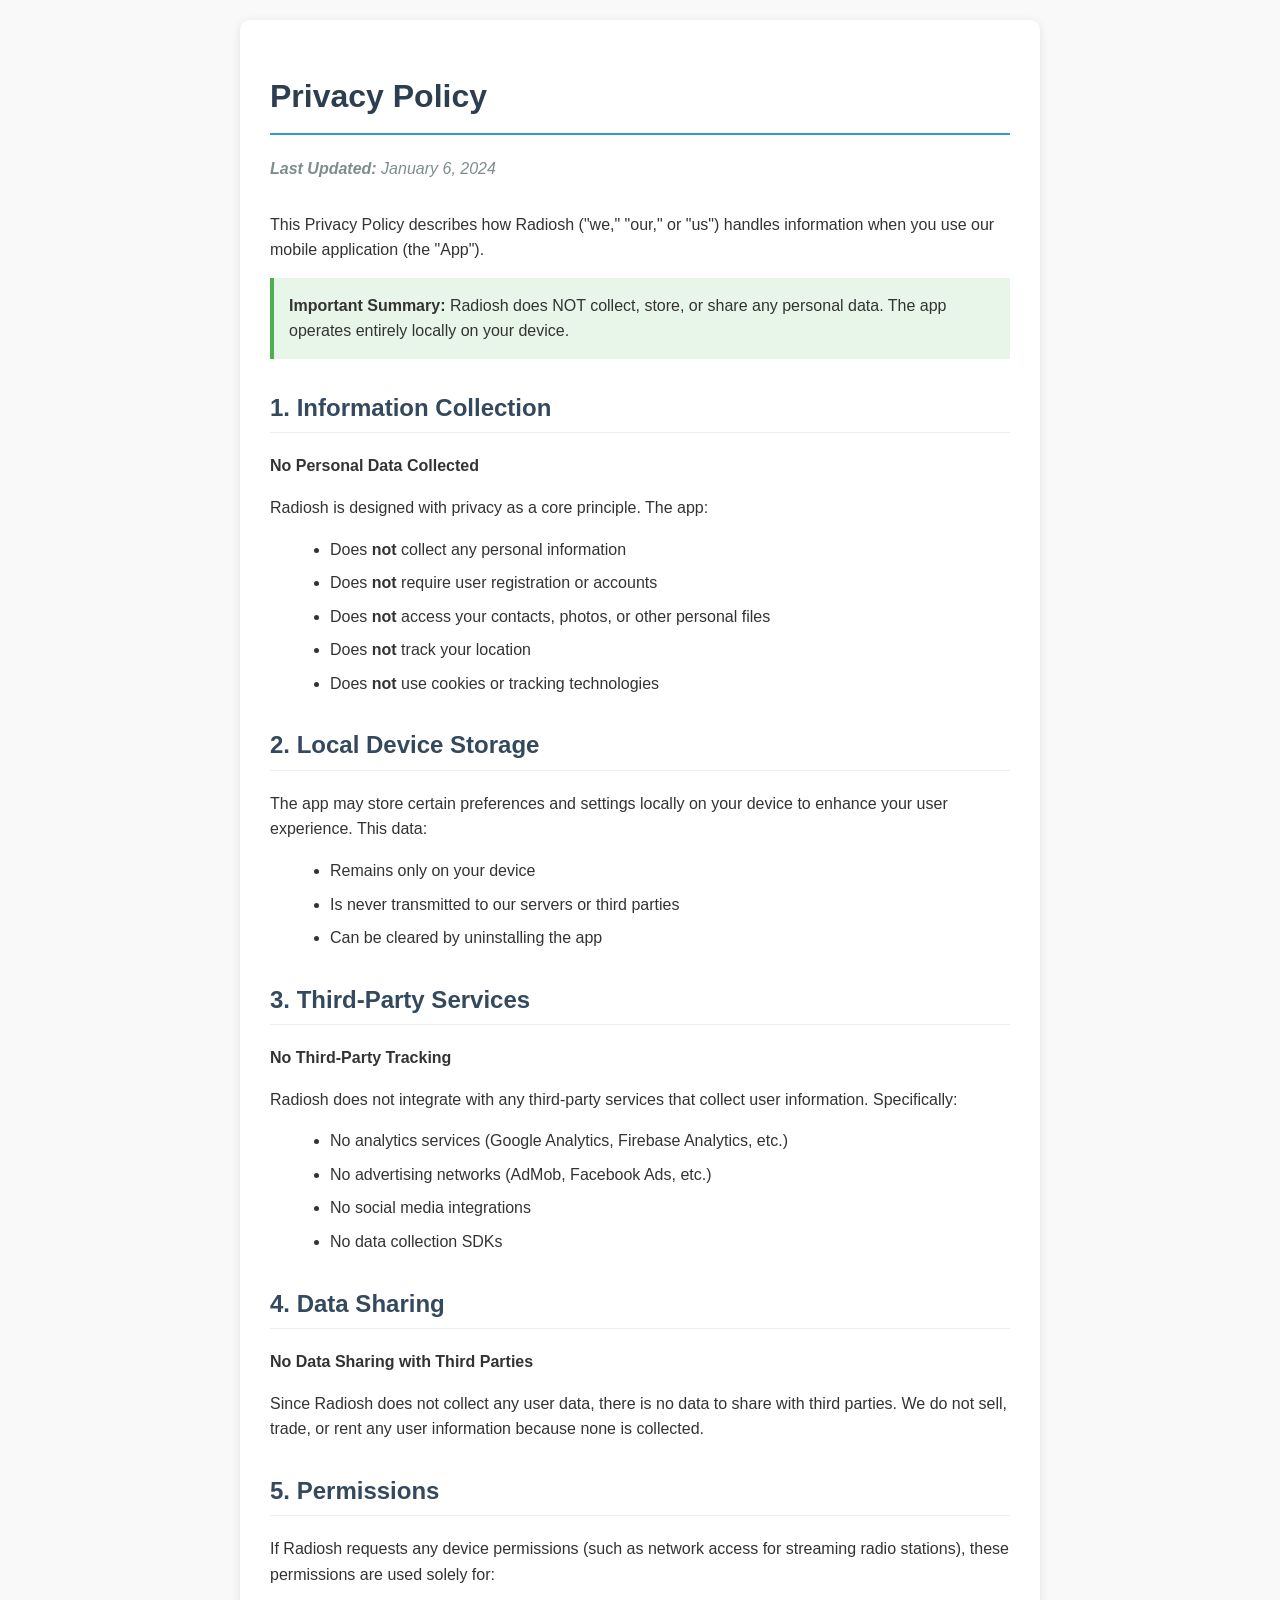
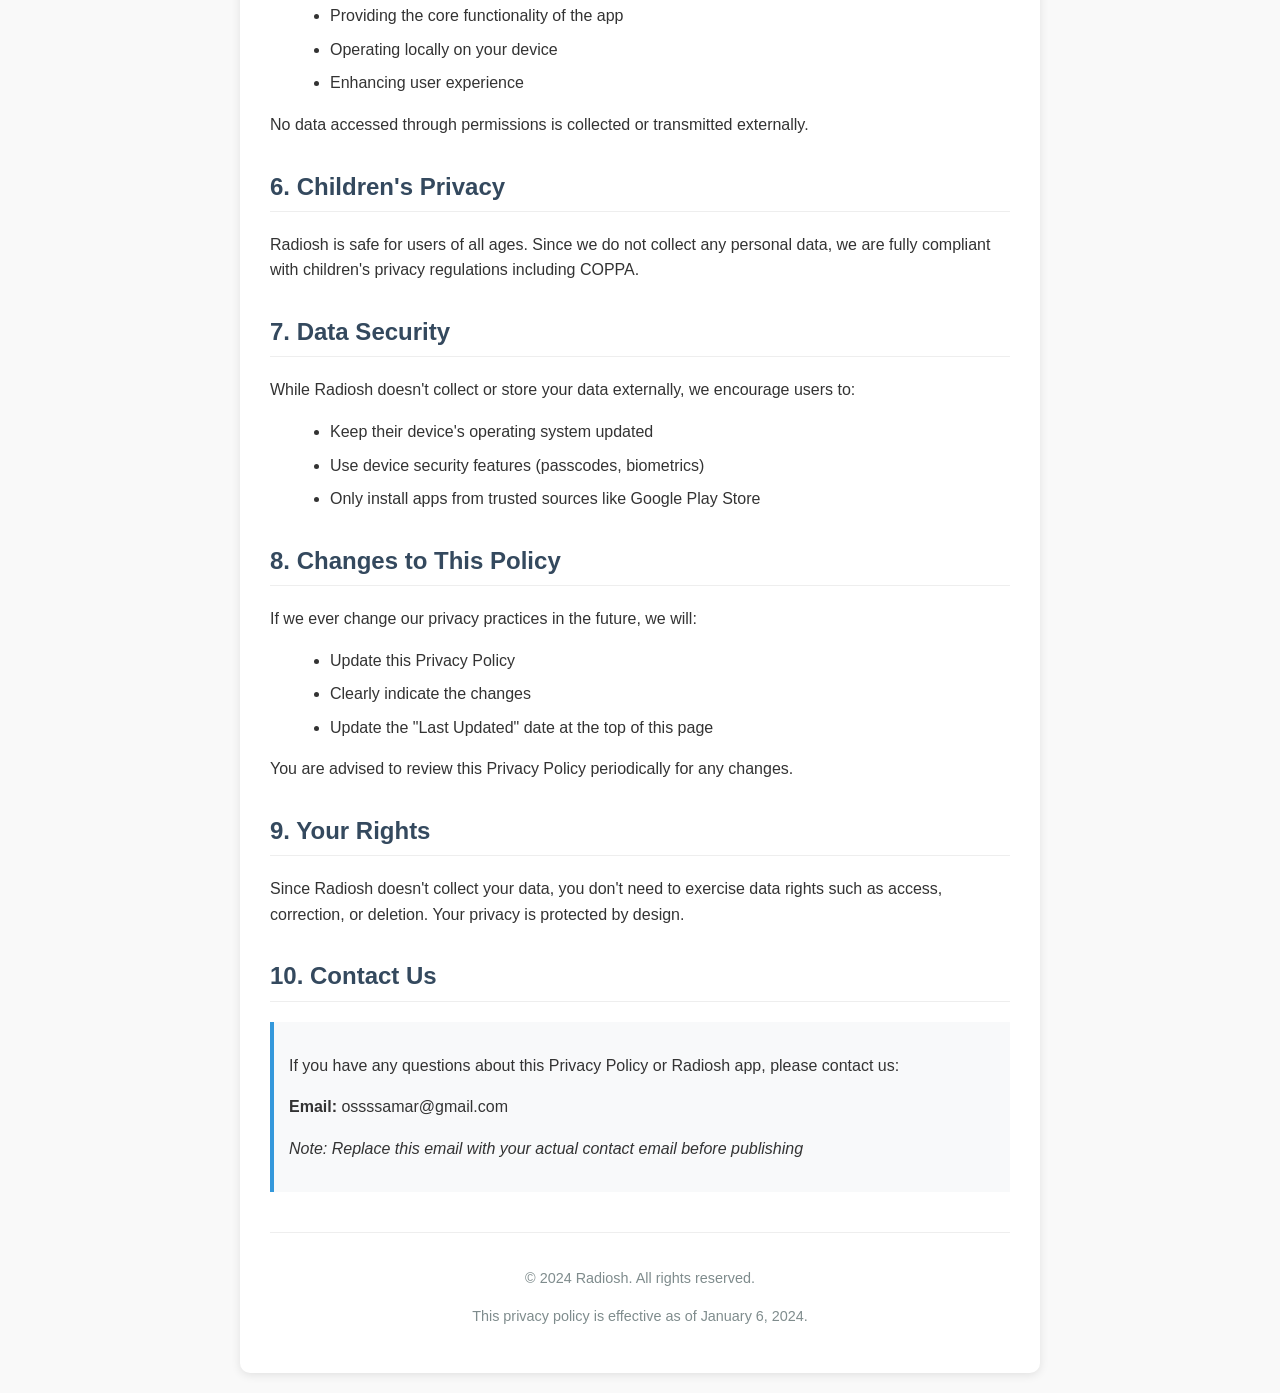
<file: privacy/index.html>
<!DOCTYPE html>
<html lang="en">
<head>
    <meta charset="UTF-8">
    <meta name="viewport" content="width=device-width, initial-scale=1.0">
    <title>Privacy Policy - Radiosh</title>
    <style>
        body {
            font-family: -apple-system, BlinkMacSystemFont, 'Segoe UI', Roboto, Oxygen, Ubuntu, sans-serif;
            line-height: 1.6;
            max-width: 800px;
            margin: 0 auto;
            padding: 20px;
            color: #333;
            background-color: #f9f9f9;
        }
        .container {
            background: white;
            padding: 30px;
            border-radius: 10px;
            box-shadow: 0 2px 10px rgba(0,0,0,0.1);
        }
        h1 {
            color: #2c3e50;
            border-bottom: 2px solid #3498db;
            padding-bottom: 10px;
        }
        h2 {
            color: #34495e;
            margin-top: 30px;
            padding-bottom: 5px;
            border-bottom: 1px solid #eee;
        }
        .last-updated {
            color: #7f8c8d;
            font-style: italic;
            margin-bottom: 30px;
        }
        p {
            margin-bottom: 15px;
        }
        ul {
            margin-left: 20px;
            margin-bottom: 15px;
        }
        li {
            margin-bottom: 8px;
        }
        .contact-info {
            background: #f8f9fa;
            padding: 15px;
            border-left: 4px solid #3498db;
            margin: 20px 0;
        }
        .footer {
            text-align: center;
            margin-top: 40px;
            padding-top: 20px;
            border-top: 1px solid #eee;
            color: #7f8c8d;
            font-size: 0.9em;
        }
        a {
            color: #3498db;
            text-decoration: none;
        }
        a:hover {
            text-decoration: underline;
        }
        .no-data {
            background: #e8f5e9;
            padding: 15px;
            border-left: 4px solid #4caf50;
            margin: 15px 0;
        }
    </style>
</head>
<body>
    <div class="container">
        <h1>Privacy Policy</h1>
        <p class="last-updated"><strong>Last Updated:</strong> January 6, 2024</p>
        
        <p>This Privacy Policy describes how Radiosh ("we," "our," or "us") handles information when you use our mobile application (the "App").</p>
        
        <div class="no-data">
            <strong>Important Summary:</strong> Radiosh does NOT collect, store, or share any personal data. The app operates entirely locally on your device.
        </div>
        
        <h2>1. Information Collection</h2>
        <p><strong>No Personal Data Collected</strong></p>
        <p>Radiosh is designed with privacy as a core principle. The app:</p>
        <ul>
            <li>Does <strong>not</strong> collect any personal information</li>
            <li>Does <strong>not</strong> require user registration or accounts</li>
            <li>Does <strong>not</strong> access your contacts, photos, or other personal files</li>
            <li>Does <strong>not</strong> track your location</li>
            <li>Does <strong>not</strong> use cookies or tracking technologies</li>
        </ul>
        
        <h2>2. Local Device Storage</h2>
        <p>The app may store certain preferences and settings locally on your device to enhance your user experience. This data:</p>
        <ul>
            <li>Remains only on your device</li>
            <li>Is never transmitted to our servers or third parties</li>
            <li>Can be cleared by uninstalling the app</li>
        </ul>
        
        <h2>3. Third-Party Services</h2>
        <p><strong>No Third-Party Tracking</strong></p>
        <p>Radiosh does not integrate with any third-party services that collect user information. Specifically:</p>
        <ul>
            <li>No analytics services (Google Analytics, Firebase Analytics, etc.)</li>
            <li>No advertising networks (AdMob, Facebook Ads, etc.)</li>
            <li>No social media integrations</li>
            <li>No data collection SDKs</li>
        </ul>
        
        <h2>4. Data Sharing</h2>
        <p><strong>No Data Sharing with Third Parties</strong></p>
        <p>Since Radiosh does not collect any user data, there is no data to share with third parties. We do not sell, trade, or rent any user information because none is collected.</p>
        
        <h2>5. Permissions</h2>
        <p>If Radiosh requests any device permissions (such as network access for streaming radio stations), these permissions are used solely for:</p>
        <ul>
            <li>Providing the core functionality of the app</li>
            <li>Operating locally on your device</li>
            <li>Enhancing user experience</li>
        </ul>
        <p>No data accessed through permissions is collected or transmitted externally.</p>
        
        <h2>6. Children's Privacy</h2>
        <p>Radiosh is safe for users of all ages. Since we do not collect any personal data, we are fully compliant with children's privacy regulations including COPPA.</p>
        
        <h2>7. Data Security</h2>
        <p>While Radiosh doesn't collect or store your data externally, we encourage users to:</p>
        <ul>
            <li>Keep their device's operating system updated</li>
            <li>Use device security features (passcodes, biometrics)</li>
            <li>Only install apps from trusted sources like Google Play Store</li>
        </ul>
        
        <h2>8. Changes to This Policy</h2>
        <p>If we ever change our privacy practices in the future, we will:</p>
        <ul>
            <li>Update this Privacy Policy</li>
            <li>Clearly indicate the changes</li>
            <li>Update the "Last Updated" date at the top of this page</li>
        </ul>
        <p>You are advised to review this Privacy Policy periodically for any changes.</p>
        
        <h2>9. Your Rights</h2>
        <p>Since Radiosh doesn't collect your data, you don't need to exercise data rights such as access, correction, or deletion. Your privacy is protected by design.</p>
        
        <h2>10. Contact Us</h2>
        <div class="contact-info">
            <p>If you have any questions about this Privacy Policy or Radiosh app, please contact us:</p>
            <p><strong>Email:</strong> ossssamar@gmail.com</p>
            <p><em>Note: Replace this email with your actual contact email before publishing</em></p>
        </div>
        
        <div class="footer">
            <p>&copy; 2024 Radiosh. All rights reserved.</p>
            <p>This privacy policy is effective as of January 6, 2024.</p>
        </div>
    </div>
</body>
</html>
</file>
